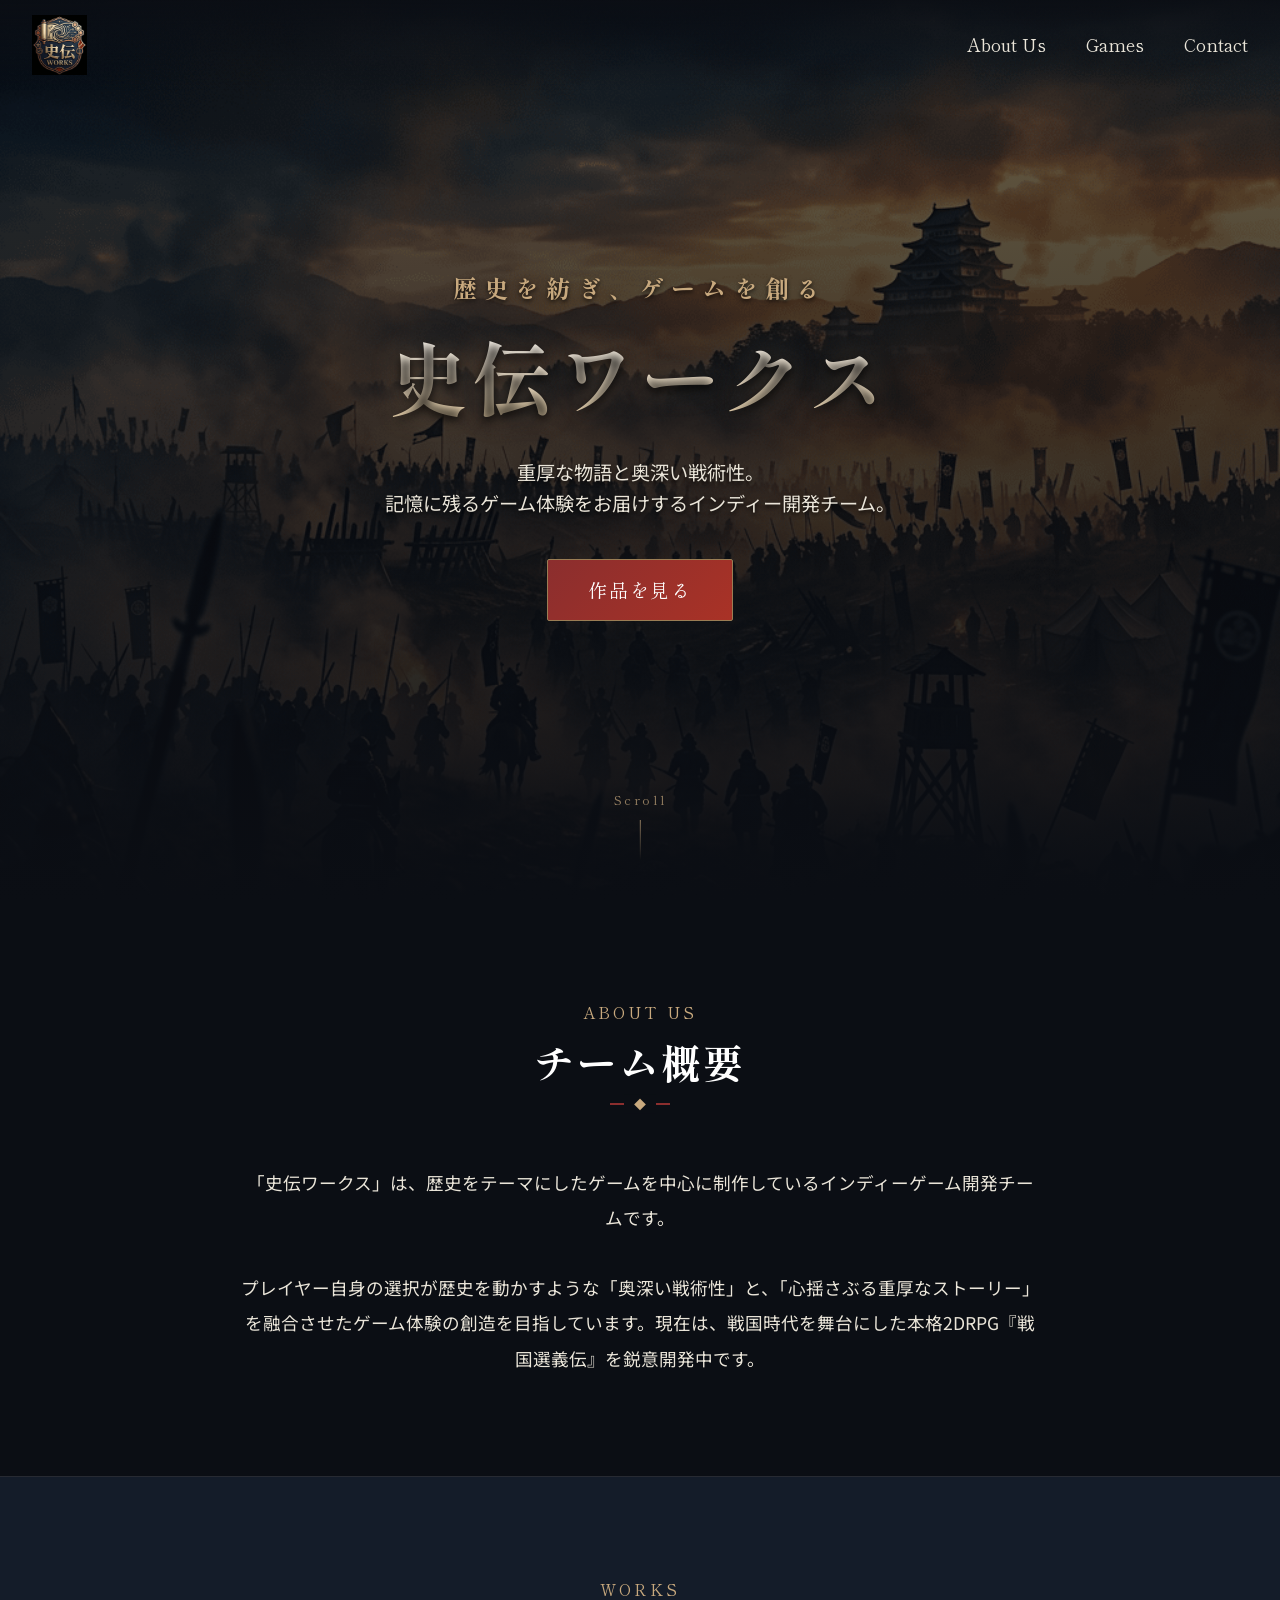
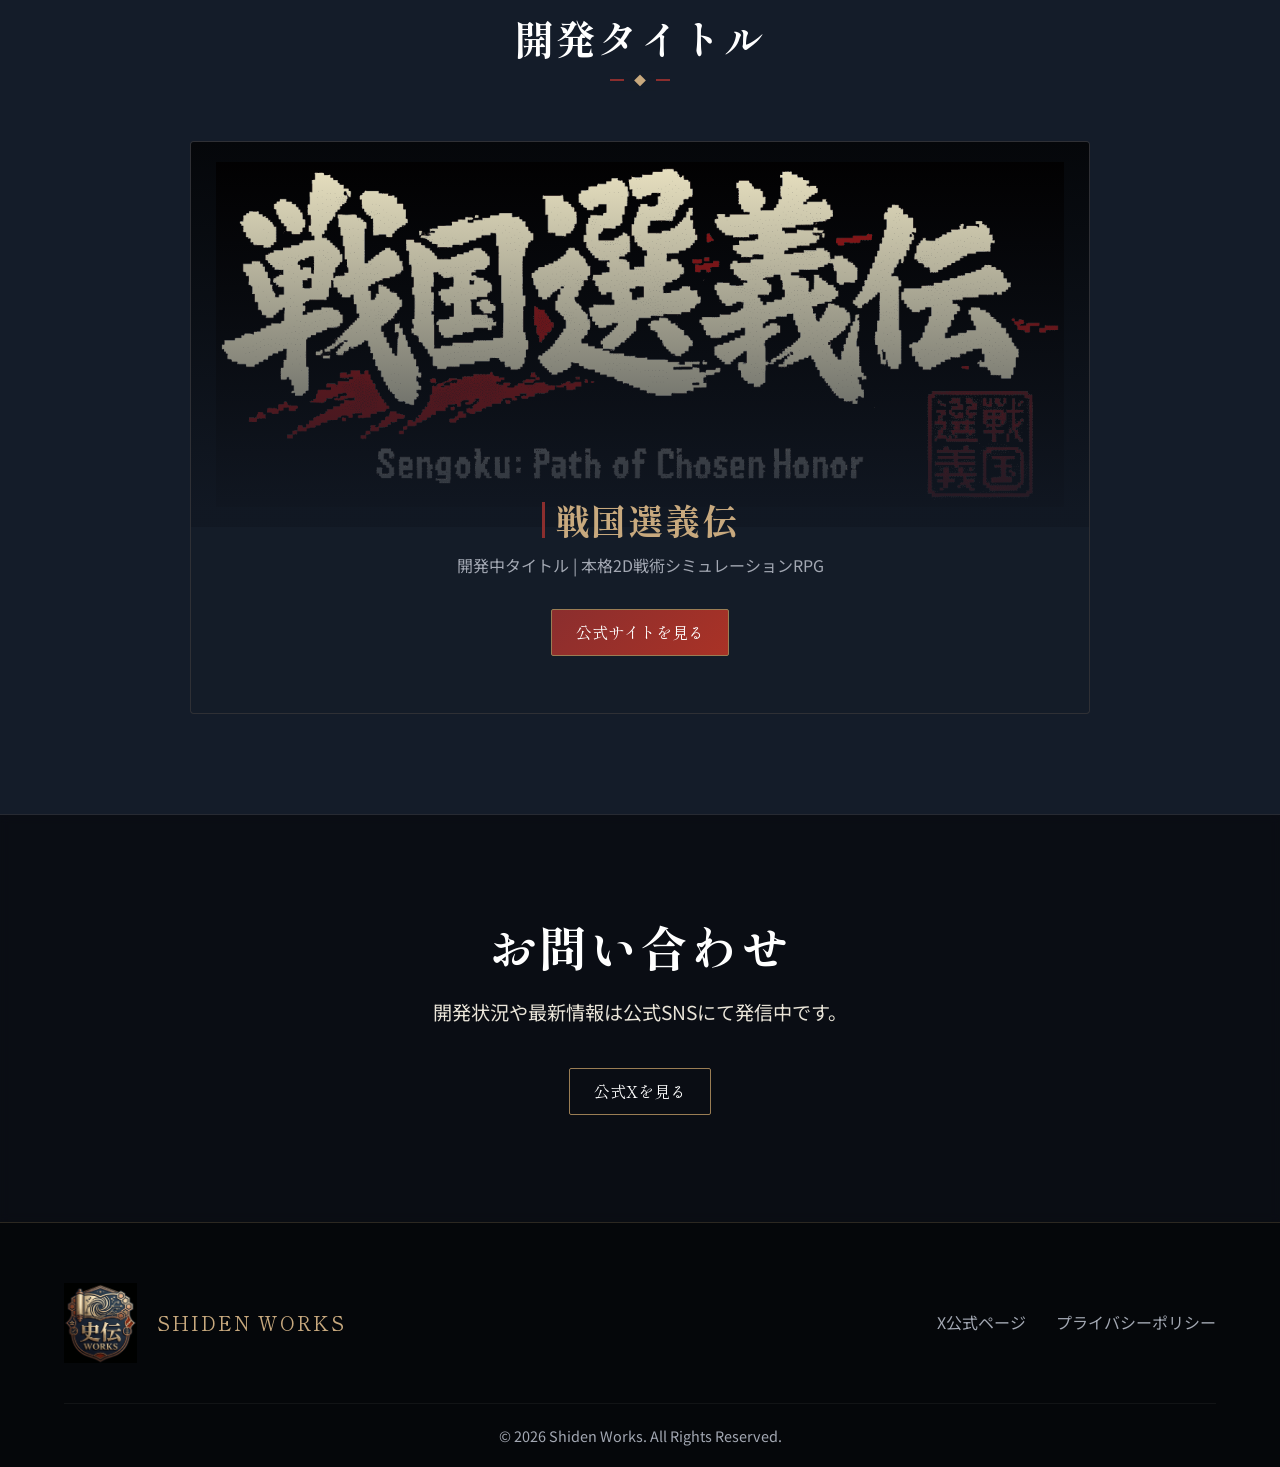
<file: index.html>
<!DOCTYPE html>
<html lang="ja">

<head>
    <meta charset="UTF-8">
    <meta name="viewport" content="width=device-width, initial-scale=1.0">
    <title>史伝ワークス | Shiden Works Official</title>
    <meta name="description" content="インディーゲーム開発チーム「史伝ワークス」の公式ポータルサイト。現在「戦国選義伝」を鋭意制作中。">
    <link rel="canonical" href="https://www.shidenworks.com/">
    
    <!-- Open Graph Protocol (OGP) -->
    <meta property="og:site_name" content="史伝ワークス">
    <meta property="og:title" content="史伝ワークス | Shiden Works Official">
    <meta property="og:description" content="インディーゲーム開発チーム「史伝ワークス」の公式ポータルサイト。現在「戦国選義伝」を鋭意制作中。">
    <meta property="og:type" content="website">
    <meta property="og:url" content="https://www.shidenworks.com/">
    <meta property="og:image" content="https://www.shidenworks.com/assets/logo.png">
    
    <!-- Twitter Cards -->
    <meta name="twitter:card" content="summary_large_image">
    <meta name="twitter:site" content="@ShidenWorks">
    <meta name="twitter:title" content="史伝ワークス | Shiden Works Official">
    <meta name="twitter:description" content="インディーゲーム開発チーム「史伝ワークス」の公式ポータルサイト。現在「戦国選義伝」を鋭意制作中。">
    <meta name="twitter:image" content="https://www.shidenworks.com/assets/logo.png">
    
    <!-- Structured Data (JSON-LD) -->
    <script type="application/ld+json">
    {
      "@context": "https://schema.org",
      "@type": "Organization",
      "name": "史伝ワークス",
      "alternateName": "Shiden Works",
      "url": "https://www.shidenworks.com/",
      "logo": "https://www.shidenworks.com/assets/logo.png",
      "sameAs": [
        "https://x.com/ShidenWorks"
      ]
    }
    </script>
    
    <link rel="preconnect" href="https://fonts.googleapis.com">
    <link rel="preconnect" href="https://fonts.gstatic.com" crossorigin>
    <link
        href="https://fonts.googleapis.com/css2?family=Shippori+Mincho:wght@400;500;700;800&family=Noto+Sans+JP:wght@300;400;700&display=swap"
        rel="stylesheet">
    <link rel="stylesheet" href="index.css">
    <link rel="icon" type="image/png" href="assets/logo.png">
</head>

<body>
    <div id="loader" class="loader-overlay">
        <div class="loader-content">
            <span class="loader-text">史伝ワークス</span>
        </div>
    </div>

    <header class="main-header">
        <div class="header-container">
            <div class="logo">
                <a href="#home">
                    <img src="assets/logo.png" alt="史伝ワークス ロゴ" class="logo-img">
                </a>
            </div>
            <nav class="main-nav">
                <ul>
                    <li><a href="#about">About Us</a></li>
                    <li><a href="#games">Games</a></li>
                    <li><a href="#contact">Contact</a></li>
                </ul>
            </nav>
            <button class="mobile-menu-btn" aria-label="メニューを開く">
                <span></span>
                <span></span>
                <span></span>
            </button>
        </div>
    </header>

    <main>
        <!-- ヒーローセクション -->
        <section id="home" class="hero">
            <div class="hero-background" style="background-image: url('assets/hero_bg.png'); filter: brightness(0.6);">
            </div>
            <div class="hero-content fade-in-up">
                <h2 class="hero-subtitle">歴史を紡ぎ、ゲームを創る</h2>
                <h1 class="hero-title">史伝ワークス</h1>
                <p class="hero-description">
                    重厚な物語と奥深い戦術性。<br>
                    記憶に残るゲーム体験をお届けするインディー開発チーム。
                </p>
                <a href="#games" class="btn-primary btn-large scroll-down">作品を見る</a>
            </div>
            <div class="scroll-indicator">
                <span>Scroll</span>
                <div class="arrow"></div>
            </div>
        </section>

        <!-- Aboutセクション -->
        <section id="about" class="about section-padding">
            <div class="container text-center fade-in">
                <div class="section-header">
                    <span class="section-subtitle">About Us</span>
                    <h2 class="section-title">チーム概要</h2>
                    <div class="title-decoration"></div>
                </div>
                <div style="max-width: 800px; margin: 0 auto;">
                    <p style="font-size: 1.1rem; line-height: 2;">
                        「史伝ワークス」は、歴史をテーマにしたゲームを中心に制作しているインディーゲーム開発チームです。<br><br>
                        プレイヤー自身の選択が歴史を動かすような「奥深い戦術性」と、「心揺さぶる重厚なストーリー」を融合させたゲーム体験の創造を目指しています。現在は、戦国時代を舞台にした本格2DRPG『戦国選義伝』を鋭意開発中です。
                    </p>
                </div>
            </div>
        </section>

        <!-- Gamesセクション -->
        <section id="games" class="features section-padding dark-bg">
            <div class="container">
                <div class="section-header fade-in">
                    <span class="section-subtitle">Works</span>
                    <h2 class="section-title">開発タイトル</h2>
                    <div class="title-decoration"></div>
                </div>

                <div class="feature-grid" style="grid-template-columns: 1fr; max-width: 900px; margin: 0 auto;">
                    <!-- 戦国選義伝 カード -->
                    <div class="feature-card fade-in-up">
                        <div class="feature-img-wrapper" style="aspect-ratio: 21/9; background-color: #05070A;">
                            <img src="assets/sengiden_logo.png" alt="戦国選義伝" style="object-fit: contain; padding: 20px;">
                            <div class="feature-overlay"
                                style="background: linear-gradient(to top, var(--color-bg-panel) 5%, transparent);">
                            </div>
                        </div>
                        <div class="feature-info text-center" style="margin-top: -60px; padding-bottom: 50px;">
                            <h3 class="feature-title"
                                style="justify-content: center; font-size: 2.2rem; margin-bottom: 10px;">戦国選義伝</h3>
                            <p class="feature-desc" style="margin-bottom: 30px;">
                                開発中タイトル | 本格2D戦術シミュレーションRPG
                            </p>
                            <a href="sengiden/index.html" class="btn-primary">公式サイトを見る</a>
                        </div>
                    </div>
                </div>
            </div>
        </section>

        <!-- Contact / CTA -->
        <section id="contact" class="cta section-padding">
            <div class="container text-center fade-in">
                <h2 class="cta-title">お問い合わせ</h2>
                <p class="cta-desc">開発状況や最新情報は公式SNSにて発信中です。</p>
                <div class="cta-buttons">
                    <a href="https://x.com/ShidenWorks" target="_blank" rel="noopener noreferrer" class="btn-primary"
                        style="background: transparent; display: inline-block;">公式Xを見る</a>
                </div>
            </div>
        </section>
    </main>

    <!-- フッター -->
    <footer class="main-footer">
        <div class="container">
            <div class="footer-content">
                <div class="footer-logo">
                    <img src="assets/logo.png" alt="史伝ワークス ロゴ" style="max-height: 80px;">
                    <p class="footer-company">SHIDEN WORKS</p>
                </div>
                <div class="footer-links">
                    <ul>
                        <li><a href="https://x.com/ShidenWorks" target="_blank" rel="noopener noreferrer">X公式ページ</a>
                        </li>
                        <li style="display: none;"><a href="contact.html">お問い合わせ</a></li>
                        <li><a href="privacy.html">プライバシーポリシー</a></li>
                    </ul>
                </div>
            </div>
            <div class="footer-bottom">
                <p>&copy; 2026 Shiden Works. All Rights Reserved.</p>
            </div>
        </div>
    </footer>

    <script src="script.js"></script>
</body>

</html>
</file>
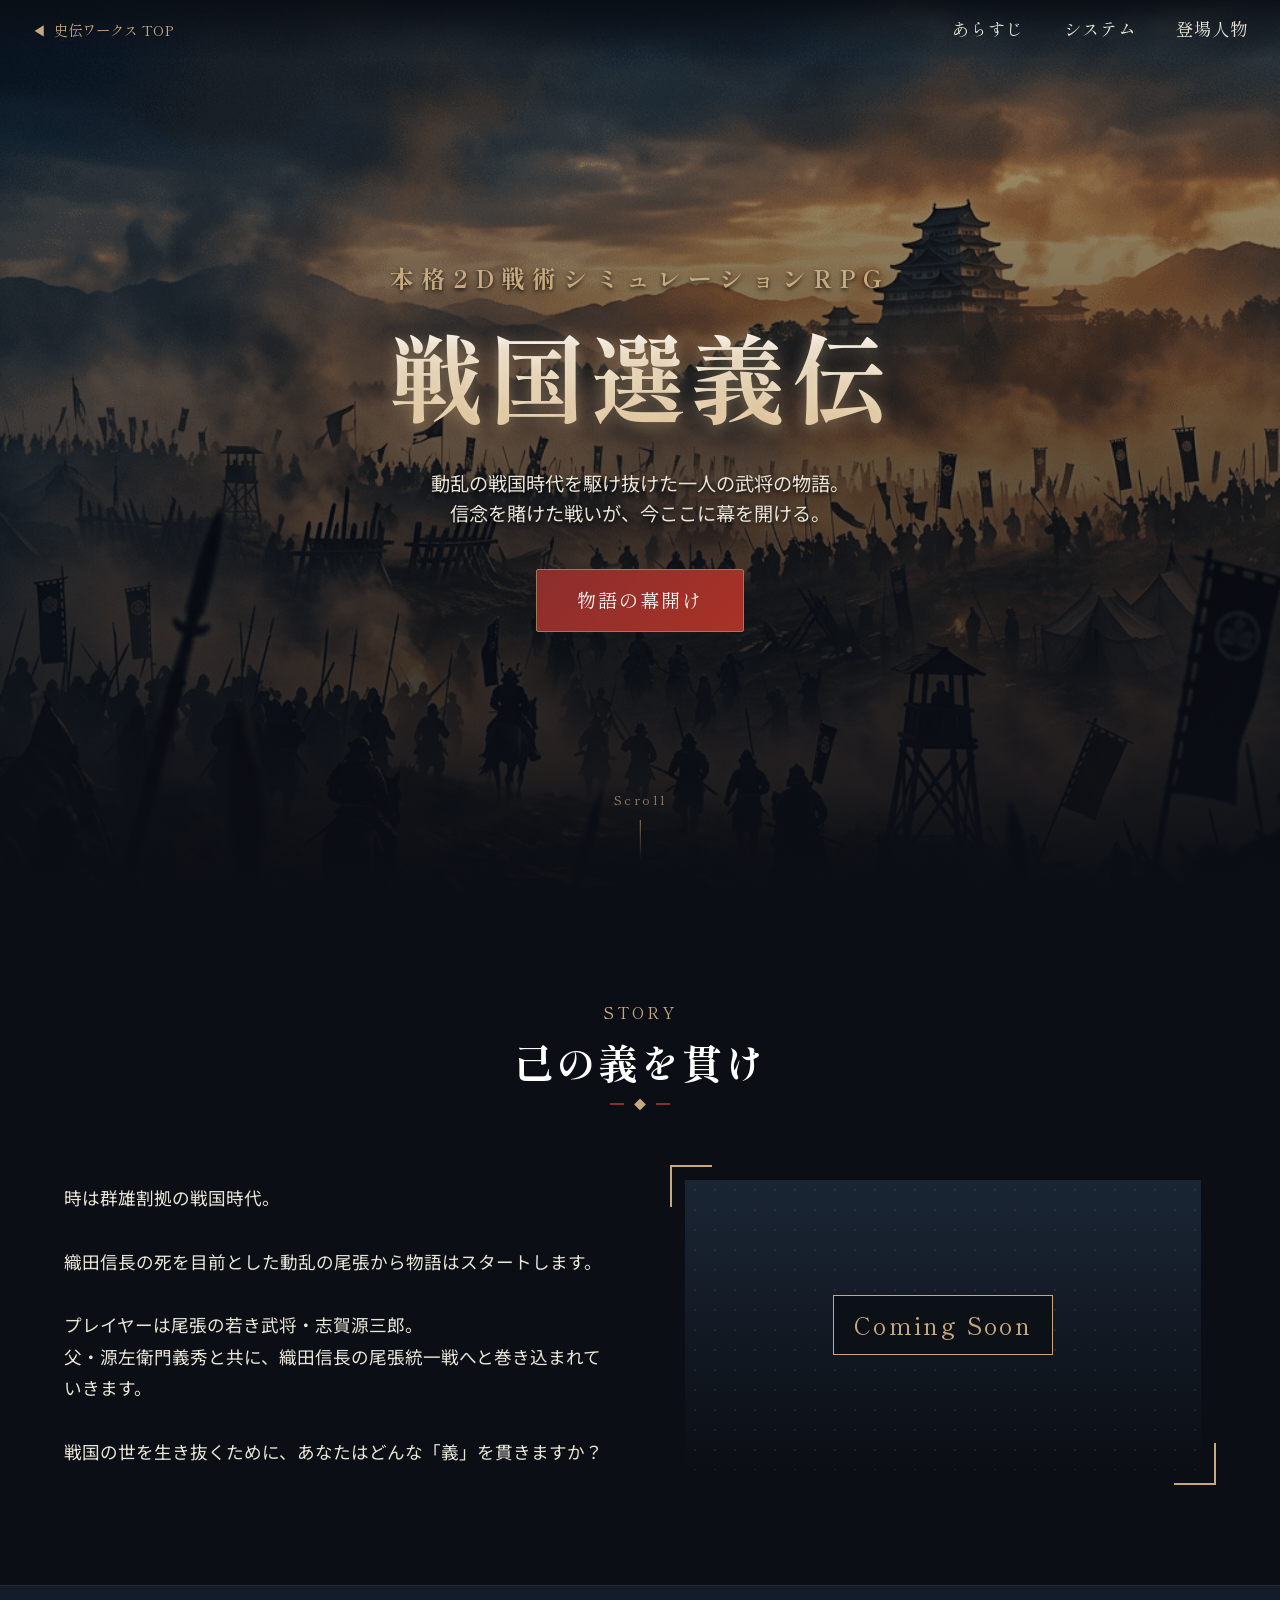
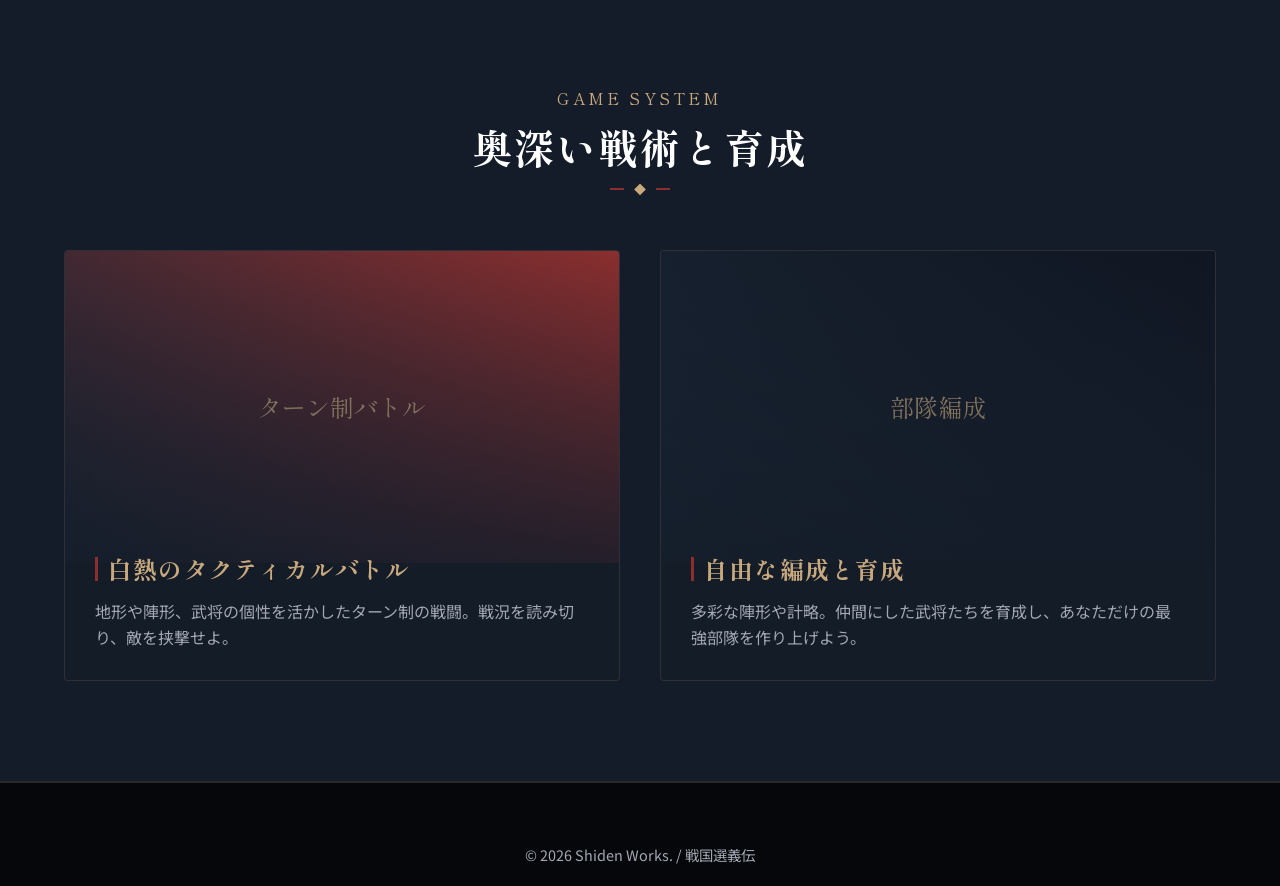
<file: sengiden/index.html>
<!DOCTYPE html>
<html lang="ja">

<head>
    <meta charset="UTF-8">
    <meta name="viewport" content="width=device-width, initial-scale=1.0">
    <title>戦国選義伝 | 史伝ワークス</title>
    <meta name="description" content="本格2D戦術シミュレーションRPG「戦国選義伝」の公式サイト。">
    <link rel="canonical" href="https://www.shidenworks.com/sengiden/">
    
    <!-- Open Graph Protocol (OGP) -->
    <meta property="og:site_name" content="史伝ワークス">
    <meta property="og:title" content="戦国選義伝 | 史伝ワークス">
    <meta property="og:description" content="本格2D戦術シミュレーションRPG「戦国選義伝」の公式サイト。">
    <meta property="og:type" content="website">
    <meta property="og:url" content="https://www.shidenworks.com/sengiden/">
    <meta property="og:image" content="https://www.shidenworks.com/assets/sengiden_logo.png">
    
    <!-- Twitter Cards -->
    <meta name="twitter:card" content="summary_large_image">
    <meta name="twitter:site" content="@ShidenWorks">
    <meta name="twitter:title" content="戦国選義伝 | 史伝ワークス">
    <meta name="twitter:description" content="本格2D戦術シミュレーションRPG「戦国選義伝」の公式サイト。">
    <meta name="twitter:image" content="https://www.shidenworks.com/assets/sengiden_logo.png">
    
    <!-- Structured Data (JSON-LD) -->
    <script type="application/ld+json">
    {
      "@context": "https://schema.org",
      "@type": "VideoGame",
      "name": "戦国選義伝",
      "description": "本格2D戦術シミュレーションRPG。動乱の戦国時代を駆け抜けた一人の武将の物語。信念を賭けた戦いが、今ここに幕を開ける。",
      "genre": "Tactical RPG",
      "publisher": {
        "@type": "Organization",
        "name": "史伝ワークス",
        "url": "https://www.shidenworks.com/"
      },
      "image": "https://www.shidenworks.com/assets/sengiden_logo.png"
    }
    </script>
    
    <link rel="preconnect" href="https://fonts.googleapis.com">
    <link rel="preconnect" href="https://fonts.gstatic.com" crossorigin>
    <link
        href="https://fonts.googleapis.com/css2?family=Shippori+Mincho:wght@400;500;700;800&family=Noto+Sans+JP:wght@300;400;700&display=swap"
        rel="stylesheet">
    <link rel="stylesheet" href="../index.css">
    <link rel="icon" type="image/png" href="../assets/logo.png">
</head>

<body>
    <div id="loader" class="loader-overlay">
        <div class="loader-content">
            <span class="loader-text">戦国選義伝</span>
        </div>
    </div>

    <!-- ゲーム用特別ヘッダー -->
    <header class="main-header">
        <div class="header-container">
            <div class="logo">
                <!-- チームポータルへ戻るリンク -->
                <a href="../index.html"
                    style="font-size: 0.9rem; color: var(--color-gold); font-family: var(--font-heading); display: flex; align-items: center; gap: 8px;">
                    <span>◀</span> 史伝ワークス TOP
                </a>
            </div>
            <nav class="main-nav">
                <ul>
                    <li><a href="#about">あらすじ</a></li>
                    <li><a href="#system">システム</a></li>
                    <li><a href="characters.html">登場人物</a></li>
                </ul>
            </nav>
            <button class="mobile-menu-btn" aria-label="メニューを開く">
                <span></span>
                <span></span>
                <span></span>
            </button>
        </div>
    </header>

    <main>
        <!-- ヒーローセクション (ゲーム専用) -->
        <section id="home" class="hero">
            <div class="hero-background" style="background-image: url('../assets/hero_bg.png');"></div>
            <div class="hero-content fade-in-up">
                <h2 class="hero-subtitle">本格2D戦術シミュレーションRPG</h2>
                <h1 class="hero-title" style="font-size: 6rem; text-shadow: 0 4px 15px rgba(200, 169, 126, 0.5);">戦国選義伝
                </h1>
                <p class="hero-description">
                    動乱の戦国時代を駆け抜けた一人の武将の物語。<br>
                    信念を賭けた戦いが、今ここに幕を開ける。
                </p>
                <a href="#about" class="btn-primary btn-large scroll-down">物語の幕開け</a>
            </div>
            <div class="scroll-indicator">
                <span>Scroll</span>
                <div class="arrow"></div>
            </div>
        </section>

        <!-- Aboutセクション -->
        <section id="about" class="about section-padding">
            <div class="container">
                <div class="section-header fade-in">
                    <span class="section-subtitle">Story</span>
                    <h2 class="section-title">己の義を貫け</h2>
                    <div class="title-decoration"></div>
                </div>
                <div class="about-content">
                    <div class="about-text fade-in-left">
                        <p>
                            時は群雄割拠の戦国時代。<br><br>
                            織田信長の死を目前とした動乱の尾張から物語はスタートします。<br><br>
                            プレイヤーは尾張の若き武将・志賀源三郎。<br>
                            父・源左衛門義秀と共に、織田信長の尾張統一戦へと巻き込まれていきます。<br><br>
                            戦国の世を生き抜くために、あなたはどんな「義」を貫きますか？
                        </p>
                    </div>
                    <div class="about-image fade-in-right">
                        <div class="image-frame">
                            <div class="placeholder-img" style="aspect-ratio: 16/9; background: linear-gradient(180deg, #1A2534, #0B0E14); position: relative; display: flex; align-items: center; justify-content: center;">
                                <div style="position: absolute; top: 0; left: 0; width: 100%; height: 100%; opacity: 0.1; background-image: radial-gradient(circle, #C8A97E 1px, transparent 1px); background-size: 20px 20px;"></div>
                                <span style="color: var(--color-gold); font-family: var(--font-heading); font-size: 1.5rem; letter-spacing: 0.1em; z-index: 1; border: 1px solid var(--color-gold); padding: 10px 20px; background-color: rgba(11, 14, 20, 0.8);">Coming Soon</span>
                            </div>
                        </div>
                    </div>
                </div>
            </div>
        </section>

        <!-- Systemセクション -->
        <section id="system" class="features section-padding dark-bg">
            <div class="container">
                <div class="section-header fade-in">
                    <span class="section-subtitle">Game System</span>
                    <h2 class="section-title">奥深い戦術と育成</h2>
                    <div class="title-decoration"></div>
                </div>

                <div class="feature-grid">
                    <div class="feature-card fade-in-up">
                        <div class="feature-img-wrapper">
                            <div class="placeholder-img" style="background: linear-gradient(45deg, #1A2534, #8B2E2E);">
                                <span style="color: #C8A97E; font-family: var(--font-heading);">ターン制バトル</span>
                            </div>
                            <div class="feature-overlay"></div>
                        </div>
                        <div class="feature-info">
                            <h3 class="feature-title">白熱のタクティカルバトル</h3>
                            <p class="feature-desc">
                                地形や陣形、武将の個性を活かしたターン制の戦闘。戦況を読み切り、敵を挟撃せよ。
                            </p>
                        </div>
                    </div>

                    <div class="feature-card fade-in-up" style="transition-delay: 0.2s;">
                        <div class="feature-img-wrapper">
                            <div class="placeholder-img" style="background: linear-gradient(45deg, #1A2534, #101622);">
                                <span style="color: #C8A97E; font-family: var(--font-heading);">部隊編成</span>
                            </div>
                            <div class="feature-overlay"></div>
                        </div>
                        <div class="feature-info">
                            <h3 class="feature-title">自由な編成と育成</h3>
                            <p class="feature-desc">
                                多彩な陣形や計略。仲間にした武将たちを育成し、あなただけの最強部隊を作り上げよう。
                            </p>
                        </div>
                    </div>
                </div>
            </div>
        </section>
    </main>

    <footer class="main-footer">
        <div class="container">
            <div class="footer-bottom" style="border-top: none; padding-top: 0;">
                <p>&copy; 2026 Shiden Works. / 戦国選義伝</p>
            </div>
        </div>
    </footer>

    <script src="../script.js"></script>
</body>

</html>
</file>
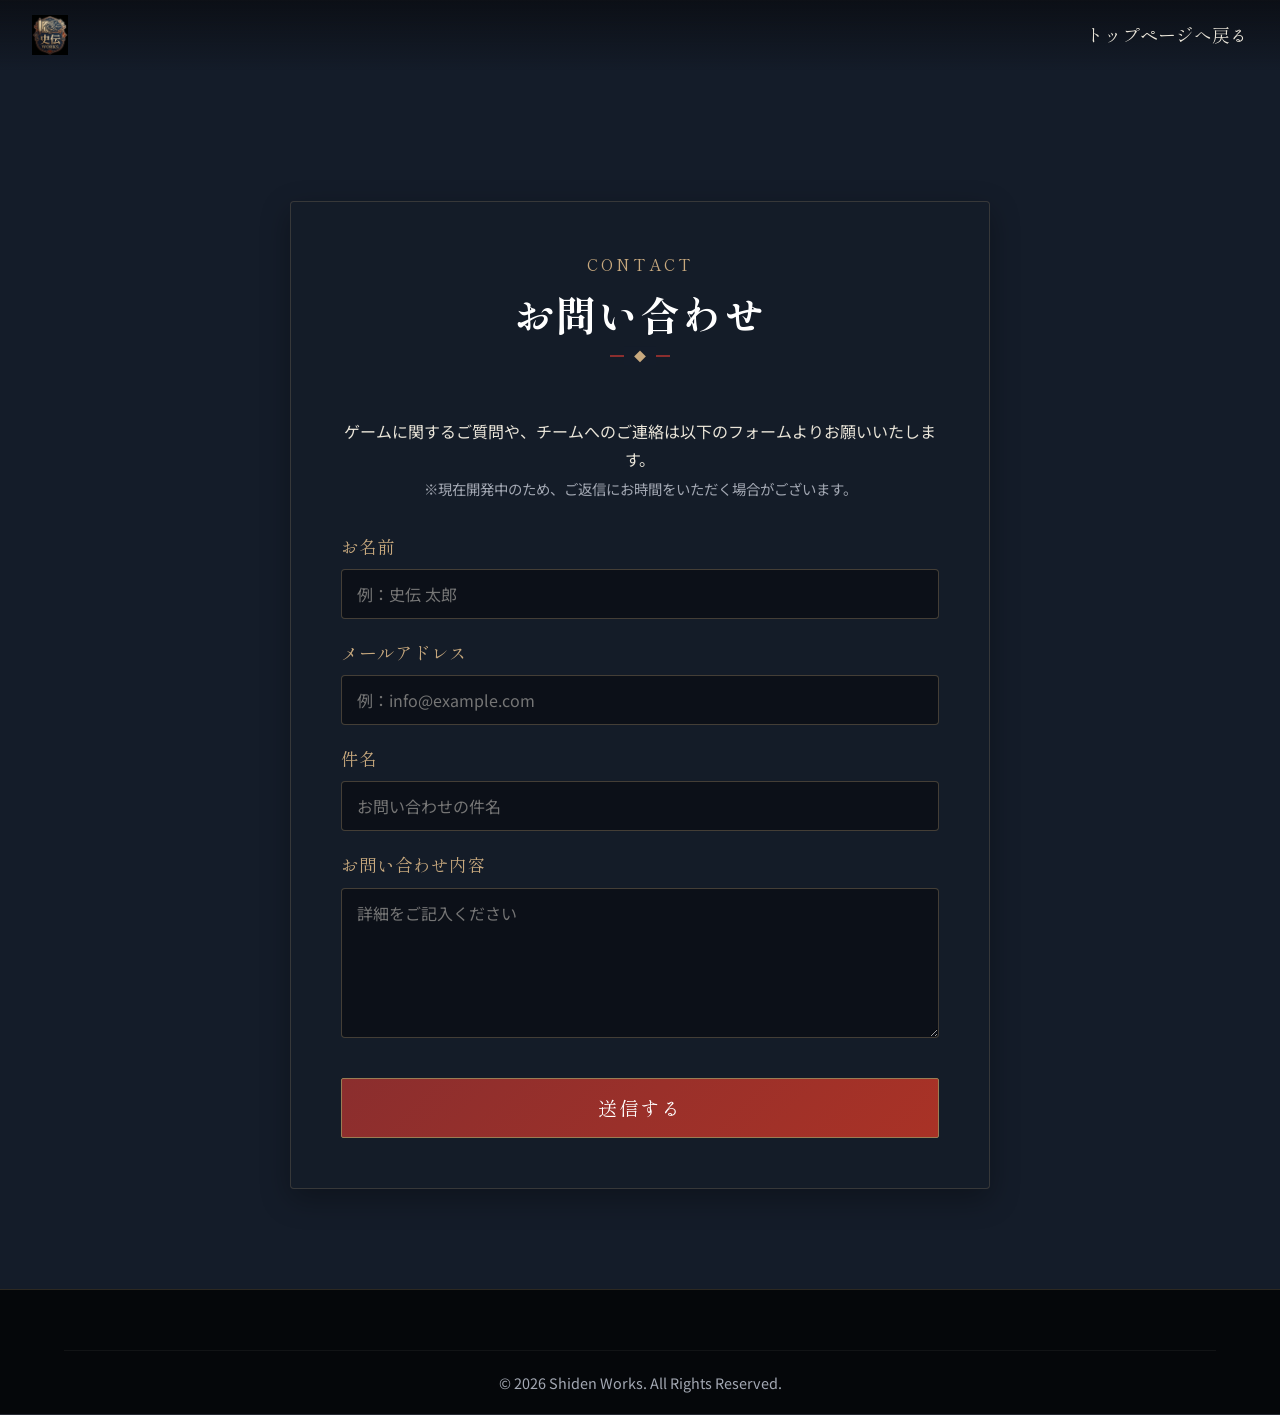
<file: contact.html>
<!DOCTYPE html>
<html lang="ja">
<head>
    <meta charset="UTF-8">
    <meta name="viewport" content="width=device-width, initial-scale=1.0">
    <title>お問い合わせ | 史伝ワークス</title>
    <meta name="description" content="史伝ワークスへのお問い合わせはこちらから。">
    <link rel="preconnect" href="https://fonts.googleapis.com">
    <link rel="preconnect" href="https://fonts.gstatic.com" crossorigin>
    <link href="https://fonts.googleapis.com/css2?family=Shippori+Mincho:wght@400;500;700;800&family=Noto+Sans+JP:wght@300;400;700&display=swap" rel="stylesheet">
    <link rel="stylesheet" href="index.css">
    <style>
        .contact-form {
            display: flex;
            flex-direction: column;
            gap: 20px;
            margin-top: 30px;
        }
        .form-group {
            display: flex;
            flex-direction: column;
            gap: 8px;
            text-align: left;
        }
        .form-group label {
            color: var(--color-gold);
            font-family: var(--font-heading);
            font-size: 1.1rem;
        }
        .form-group input, .form-group textarea {
            padding: 12px 15px;
            background: rgba(11, 14, 20, 0.8);
            border: 1px solid rgba(200, 169, 126, 0.3);
            border-radius: 4px;
            color: #fff;
            font-size: 1rem;
            font-family: var(--font-body);
            transition: border-color 0.3s;
        }
        .form-group input:focus, .form-group textarea:focus {
            outline: none;
            border-color: var(--color-gold-light);
            box-shadow: 0 0 10px rgba(200, 169, 126, 0.2);
        }
        .form-group textarea {
            resize: vertical;
            min-height: 150px;
        }
    </style>
    <link rel="icon" type="image/png" href="assets/logo.png">
</head>
<body class="dark-bg">
    <div id="loader" class="loader-overlay">
        <div class="loader-content">
            <span class="loader-text">お問い合わせ</span>
        </div>
    </div>

    <!-- ヘッダー -->
    <header class="main-header scrolled">
        <div class="header-container">
            <div class="logo">
                <a href="index.html" style="font-size: 1.2rem; color: #fff; font-family: var(--font-heading); display: flex; align-items: center; gap: 10px;">
                    <img src="assets/logo.png" alt="史伝ワークス" style="height: 40px;">
                    <span style="display: none;">史伝ワークス</span>
                </a>
            </div>
            <nav class="main-nav">
                <ul>
                    <li><a href="index.html">トップページへ戻る</a></li>
                </ul>
            </nav>
            <button class="mobile-menu-btn" aria-label="メニューを開く">
                <span></span>
                <span></span>
                <span></span>
            </button>
        </div>
    </header>

    <main style="padding-top: 100px;">
        <section class="section-padding">
            <div class="container" style="max-width: 700px; background: rgba(20, 28, 41, 0.5); padding: 50px; border: 1px solid rgba(200, 169, 126, 0.2); border-radius: 4px; box-shadow: 0 10px 30px rgba(0,0,0,0.3); text-align: center;">
                <div class="section-header fade-in">
                    <span class="section-subtitle">Contact</span>
                    <h2 class="section-title">お問い合わせ</h2>
                    <div class="title-decoration"></div>
                </div>

                <div class="fade-in-up">
                    <p style="margin-bottom: 30px; color: var(--color-text-main); line-height: 1.8;">
                        ゲームに関するご質問や、チームへのご連絡は以下のフォームよりお願いいたします。<br>
                        <span style="font-size: 0.9rem; color: var(--color-text-muted);">※現在開発中のため、ご返信にお時間をいただく場合がございます。</span>
                    </p>

                    <!-- お問い合わせフォームのUI -->
                    <!-- ※実際のメール送信には、PHP等のバックエンド実装や、Formspree等の外部サービスを利用する必要があります -->
                    <form class="contact-form" onsubmit="alert('※現在はデモ用のUIです。\n実際のメール送信機能（バックエンド）の実装が必要です。'); return false;">
                        <div class="form-group">
                            <label for="name">お名前</label>
                            <input type="text" id="name" name="name" required placeholder="例：史伝 太郎">
                        </div>
                        <div class="form-group">
                            <label for="email">メールアドレス</label>
                            <input type="email" id="email" name="email" required placeholder="例：info@example.com">
                        </div>
                        <div class="form-group">
                            <label for="subject">件名</label>
                            <input type="text" id="subject" name="subject" required placeholder="お問い合わせの件名">
                        </div>
                        <div class="form-group">
                            <label for="message">お問い合わせ内容</label>
                            <textarea id="message" name="message" required placeholder="詳細をご記入ください"></textarea>
                        </div>
                        <div style="margin-top: 20px;">
                            <button type="submit" class="btn-primary btn-large" style="width: 100%;">送信する</button>
                        </div>
                    </form>
                </div>
            </div>
        </section>
    </main>

    <!-- フッター -->
    <footer class="main-footer">
        <div class="container">
            <div class="footer-bottom">
                <p>&copy; 2026 Shiden Works. All Rights Reserved.</p>
            </div>
        </div>
    </footer>

    <script src="script.js"></script>
</body>
</html>
</file>
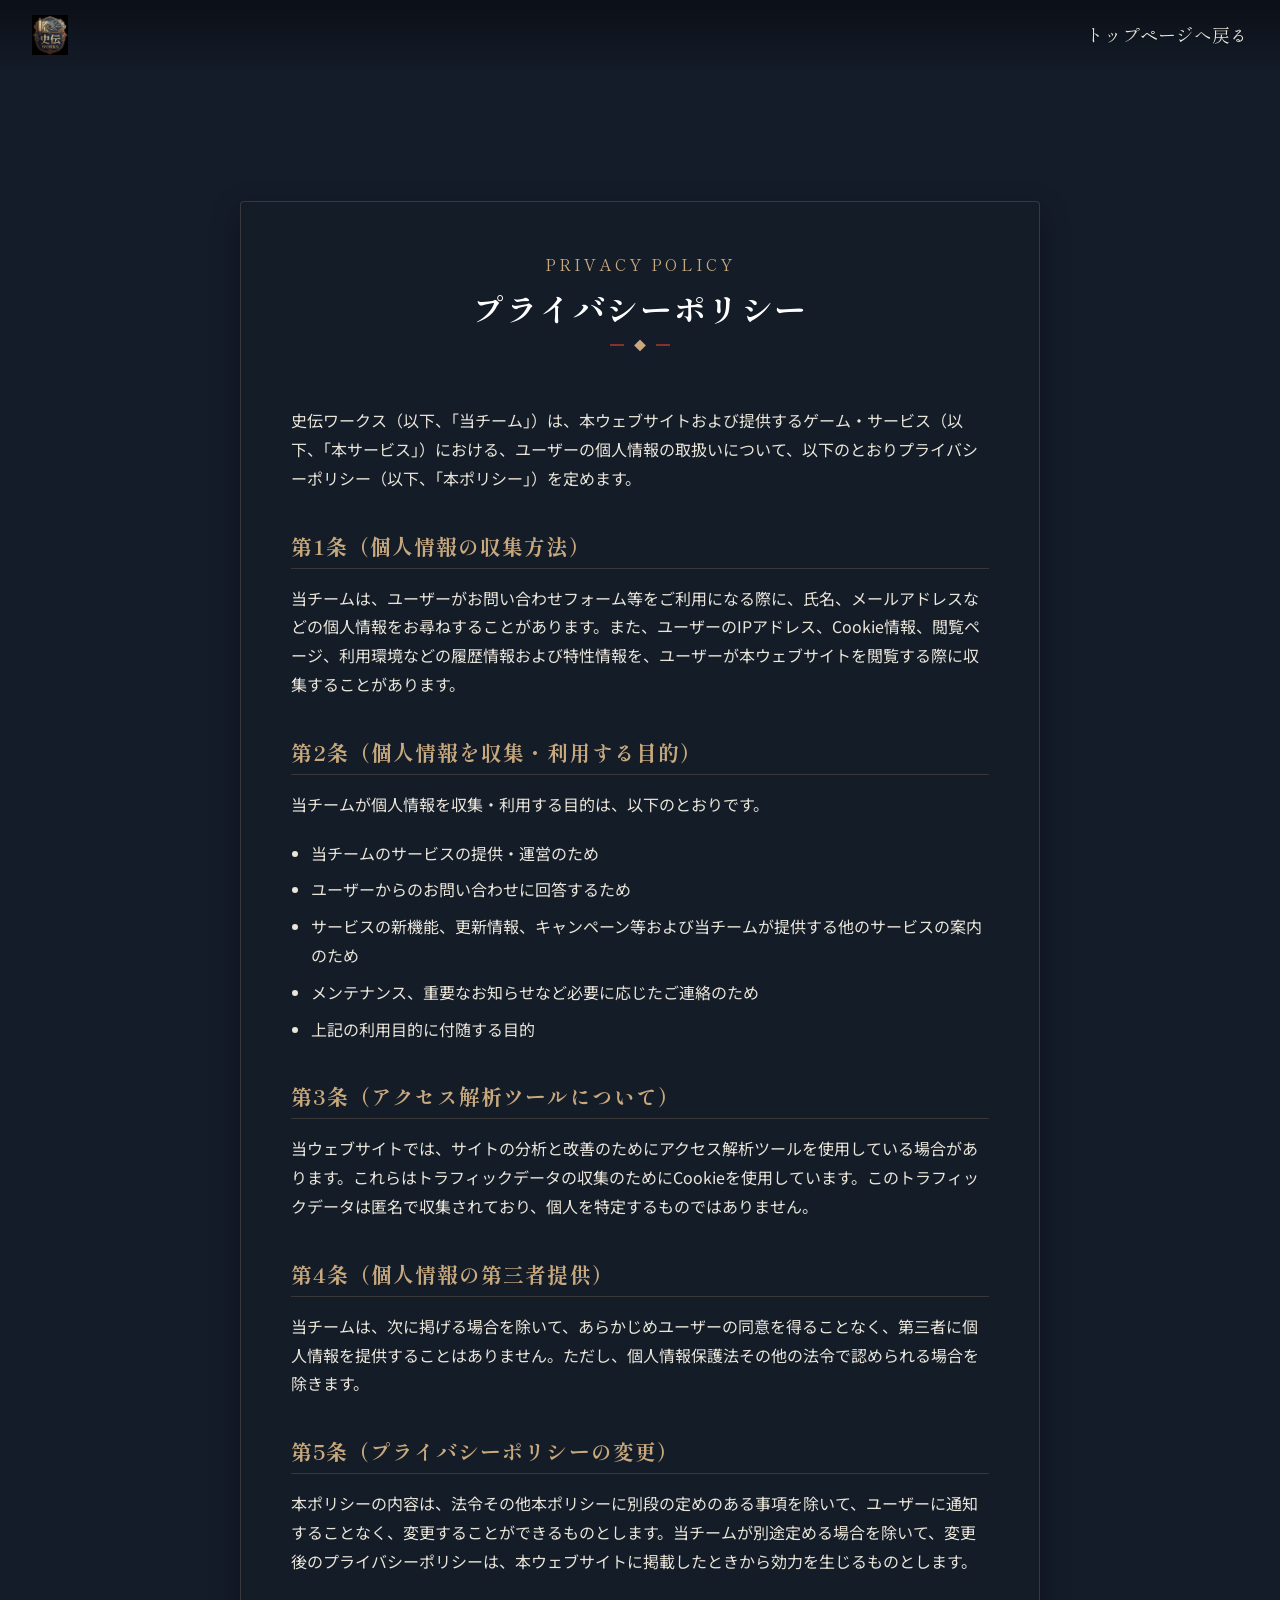
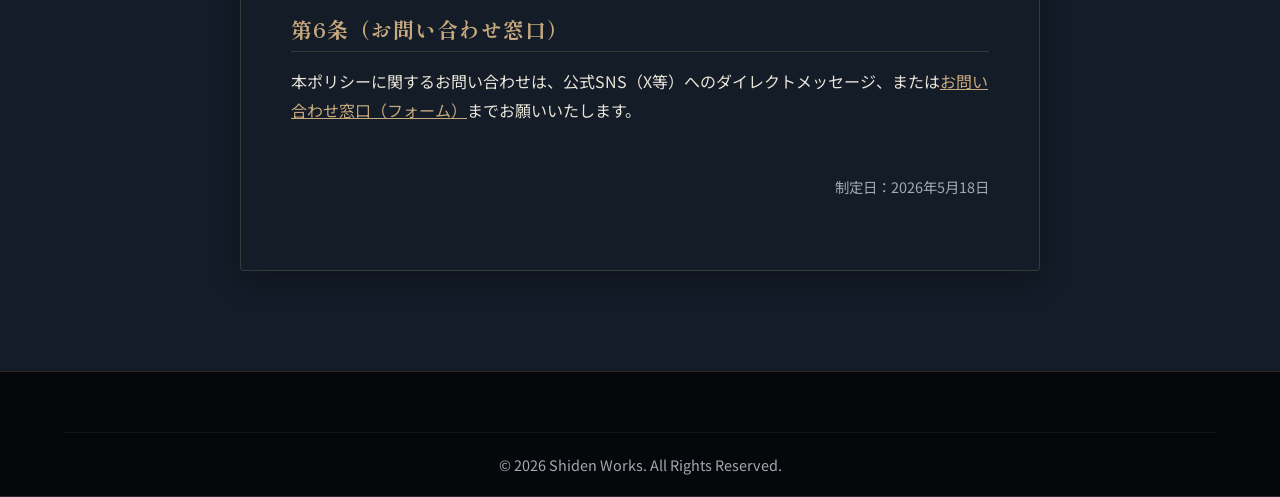
<file: privacy.html>
<!DOCTYPE html>
<html lang="ja">
<head>
    <meta charset="UTF-8">
    <meta name="viewport" content="width=device-width, initial-scale=1.0">
    <title>プライバシーポリシー | 史伝ワークス</title>
    <meta name="description" content="史伝ワークスのプライバシーポリシー">
    <link rel="canonical" href="https://www.shidenworks.com/privacy.html">
    
    <!-- Open Graph Protocol (OGP) -->
    <meta property="og:site_name" content="史伝ワークス">
    <meta property="og:title" content="プライバシーポリシー | 史伝ワークス">
    <meta property="og:description" content="史伝ワークスのプライバシーポリシー。">
    <meta property="og:type" content="article">
    <meta property="og:url" content="https://www.shidenworks.com/privacy.html">
    <meta property="og:image" content="https://www.shidenworks.com/assets/logo.png">
    
    <!-- Twitter Cards -->
    <meta name="twitter:card" content="summary_large_image">
    <meta name="twitter:site" content="@ShidenWorks">
    <meta name="twitter:title" content="プライバシーポリシー | 史伝ワークス">
    <meta name="twitter:description" content="史伝ワークスのプライバシーポリシー。">
    <meta name="twitter:image" content="https://www.shidenworks.com/assets/logo.png">
    
    <link rel="preconnect" href="https://fonts.googleapis.com">
    <link rel="preconnect" href="https://fonts.gstatic.com" crossorigin>
    <link href="https://fonts.googleapis.com/css2?family=Shippori+Mincho:wght@400;500;700;800&family=Noto+Sans+JP:wght@300;400;700&display=swap" rel="stylesheet">
    <link rel="stylesheet" href="index.css">
    <style>
        .privacy-content h3 {
            color: var(--color-gold);
            margin-top: 40px;
            margin-bottom: 15px;
            font-size: 1.3rem;
            border-bottom: 1px solid rgba(200, 169, 126, 0.2);
            padding-bottom: 8px;
        }
        .privacy-content p, .privacy-content ul {
            margin-bottom: 20px;
            line-height: 1.8;
            font-size: 1rem;
        }
        .privacy-content ul {
            padding-left: 20px;
            list-style-type: disc;
        }
        .privacy-content li {
            margin-bottom: 8px;
        }
    </style>
    <link rel="icon" type="image/png" href="assets/logo.png">
</head>
<body class="dark-bg">
    <!-- ヘッダー -->
    <header class="main-header scrolled">
        <div class="header-container">
            <div class="logo">
                <a href="index.html" style="font-size: 1.2rem; color: #fff; font-family: var(--font-heading); display: flex; align-items: center; gap: 10px;">
                    <img src="assets/logo.png" alt="史伝ワークス" style="height: 40px;">
                    <span style="display: none;">史伝ワークス</span>
                </a>
            </div>
            <nav class="main-nav">
                <ul>
                    <li><a href="index.html">トップページへ戻る</a></li>
                </ul>
            </nav>
            <button class="mobile-menu-btn" aria-label="メニューを開く">
                <span></span>
                <span></span>
                <span></span>
            </button>
        </div>
    </header>

    <main style="padding-top: 100px;">
        <section class="section-padding">
            <div class="container" style="max-width: 800px; background: rgba(20, 28, 41, 0.5); padding: 50px; border: 1px solid rgba(200, 169, 126, 0.2); border-radius: 4px; box-shadow: 0 10px 30px rgba(0,0,0,0.3);">
                <div class="section-header fade-in">
                    <span class="section-subtitle">Privacy Policy</span>
                    <h1 class="section-title" style="font-size: 2rem;">プライバシーポリシー</h1>
                    <div class="title-decoration"></div>
                </div>

                <div class="privacy-content fade-in-up">
                    <p>史伝ワークス（以下、「当チーム」）は、本ウェブサイトおよび提供するゲーム・サービス（以下、「本サービス」）における、ユーザーの個人情報の取扱いについて、以下のとおりプライバシーポリシー（以下、「本ポリシー」）を定めます。</p>

                    <h3>第1条（個人情報の収集方法）</h3>
                    <p>当チームは、ユーザーがお問い合わせフォーム等をご利用になる際に、氏名、メールアドレスなどの個人情報をお尋ねすることがあります。また、ユーザーのIPアドレス、Cookie情報、閲覧ページ、利用環境などの履歴情報および特性情報を、ユーザーが本ウェブサイトを閲覧する際に収集することがあります。</p>

                    <h3>第2条（個人情報を収集・利用する目的）</h3>
                    <p>当チームが個人情報を収集・利用する目的は、以下のとおりです。</p>
                    <ul>
                        <li>当チームのサービスの提供・運営のため</li>
                        <li>ユーザーからのお問い合わせに回答するため</li>
                        <li>サービスの新機能、更新情報、キャンペーン等および当チームが提供する他のサービスの案内のため</li>
                        <li>メンテナンス、重要なお知らせなど必要に応じたご連絡のため</li>
                        <li>上記の利用目的に付随する目的</li>
                    </ul>

                    <h3>第3条（アクセス解析ツールについて）</h3>
                    <p>当ウェブサイトでは、サイトの分析と改善のためにアクセス解析ツールを使用している場合があります。これらはトラフィックデータの収集のためにCookieを使用しています。このトラフィックデータは匿名で収集されており、個人を特定するものではありません。</p>

                    <h3>第4条（個人情報の第三者提供）</h3>
                    <p>当チームは、次に掲げる場合を除いて、あらかじめユーザーの同意を得ることなく、第三者に個人情報を提供することはありません。ただし、個人情報保護法その他の法令で認められる場合を除きます。</p>

                    <h3>第5条（プライバシーポリシーの変更）</h3>
                    <p>本ポリシーの内容は、法令その他本ポリシーに別段の定めのある事項を除いて、ユーザーに通知することなく、変更することができるものとします。当チームが別途定める場合を除いて、変更後のプライバシーポリシーは、本ウェブサイトに掲載したときから効力を生じるものとします。</p>

                    <h3>第6条（お問い合わせ窓口）</h3>
                    <p>本ポリシーに関するお問い合わせは、公式SNS（X等）へのダイレクトメッセージ、または<a href="contact.html" style="color: var(--color-gold); text-decoration: underline;">お問い合わせ窓口（フォーム）</a>までお願いいたします。</p>

                    <p style="text-align: right; margin-top: 50px; color: var(--color-text-muted); font-size: 0.9rem;">
                        制定日：2026年5月18日
                    </p>
                </div>
            </div>
        </section>
    </main>

    <!-- フッター -->
    <footer class="main-footer">
        <div class="container">
            <div class="footer-bottom">
                <p>&copy; 2026 Shiden Works. All Rights Reserved.</p>
            </div>
        </div>
    </footer>

    <script src="script.js"></script>
</body>
</html>
</file>
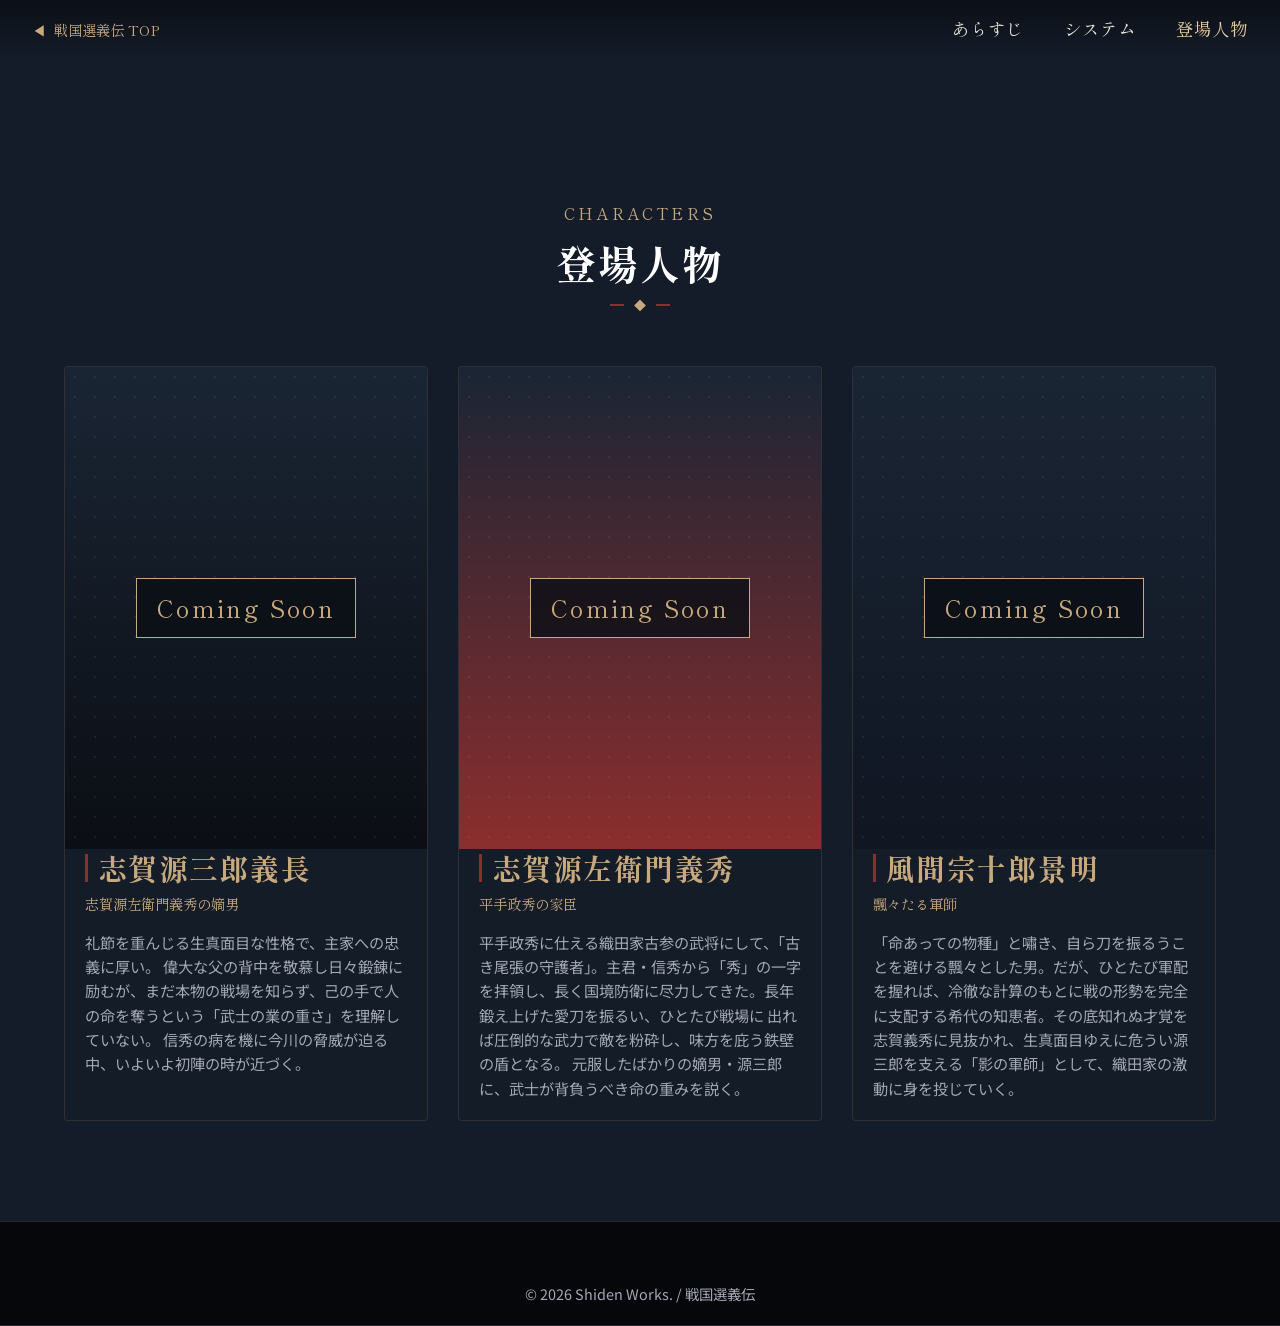
<file: sengiden/characters.html>
<!DOCTYPE html>
<html lang="ja">

<head>
    <meta charset="UTF-8">
    <meta name="viewport" content="width=device-width, initial-scale=1.0">
    <title>登場人物 | 戦国選義伝</title>
    <meta name="description" content="戦国選義伝に登場する武将・キャラクターたちの紹介。">
    <link rel="canonical" href="https://www.shidenworks.com/sengiden/characters.html">
    
    <!-- Open Graph Protocol (OGP) -->
    <meta property="og:site_name" content="史伝ワークス">
    <meta property="og:title" content="登場人物 | 戦国選義伝">
    <meta property="og:description" content="戦国選義伝に登場する武将・キャラクターたちの紹介。">
    <meta property="og:type" content="article">
    <meta property="og:url" content="https://www.shidenworks.com/sengiden/characters.html">
    <meta property="og:image" content="https://www.shidenworks.com/assets/sengiden_logo.png">
    
    <!-- Twitter Cards -->
    <meta name="twitter:card" content="summary_large_image">
    <meta name="twitter:site" content="@ShidenWorks">
    <meta name="twitter:title" content="登場人物 | 戦国選義伝">
    <meta name="twitter:description" content="戦国選義伝に登場する武将・キャラクターたちの紹介。">
    <meta name="twitter:image" content="https://www.shidenworks.com/assets/sengiden_logo.png">
    
    <link rel="preconnect" href="https://fonts.googleapis.com">
    <link rel="preconnect" href="https://fonts.gstatic.com" crossorigin>
    <link
        href="https://fonts.googleapis.com/css2?family=Shippori+Mincho:wght@400;500;700;800&family=Noto+Sans+JP:wght@300;400;700&display=swap"
        rel="stylesheet">
    <link rel="stylesheet" href="../index.css">
    <link rel="icon" type="image/png" href="../assets/logo.png">
</head>

<body class="dark-bg">
    <div id="loader" class="loader-overlay">
        <div class="loader-content">
            <span class="loader-text">登場人物</span>
        </div>
    </div>

    <!-- ヘッダー -->
    <header class="main-header scrolled">
        <div class="header-container">
            <div class="logo">
                <a href="index.html"
                    style="font-size: 0.9rem; color: var(--color-gold); font-family: var(--font-heading); display: flex; align-items: center; gap: 8px;">
                    <span>◀</span> 戦国選義伝 TOP
                </a>
            </div>
            <nav class="main-nav">
                <ul>
                    <li><a href="index.html#about">あらすじ</a></li>
                    <li><a href="index.html#system">システム</a></li>
                    <li><a href="characters.html" style="color: var(--color-gold-light);">登場人物</a></li>
                </ul>
            </nav>
            <button class="mobile-menu-btn" aria-label="メニューを開く">
                <span></span>
                <span></span>
                <span></span>
            </button>
        </div>
    </header>

    <main style="padding-top: 100px;">
        <section class="characters section-padding">
            <div class="container">
                <div class="section-header fade-in">
                    <span class="section-subtitle">Characters</span>
                    <h1 class="section-title">登場人物</h1>
                    <div class="title-decoration"></div>
                </div>

                <div class="feature-grid"
                    style="grid-template-columns: repeat(auto-fill, minmax(300px, 1fr)); gap: 30px;">
                    <!-- キャラクター 1 -->
                    <div class="feature-card fade-in-up">
                        <div class="feature-img-wrapper" style="aspect-ratio: 3/4;">
                            <div class="placeholder-img"
                                style="background: linear-gradient(180deg, #1A2534, #0B0E14); position: relative; display: flex; align-items: center; justify-content: center;">
                                <div
                                    style="position: absolute; top: 0; left: 0; width: 100%; height: 100%; opacity: 0.1; background-image: radial-gradient(circle, #C8A97E 1px, transparent 1px); background-size: 20px 20px;">
                                </div>
                                <span
                                    style="color: var(--color-gold); font-family: var(--font-heading); font-size: 1.5rem; letter-spacing: 0.1em; z-index: 1; border: 1px solid var(--color-gold); padding: 10px 20px; background-color: rgba(11, 14, 20, 0.8);">Coming
                                    Soon</span>
                            </div>
                        </div>
                        <div class="feature-info" style="margin-top: -20px; padding: 20px;">
                            <h3 class="feature-title" style="font-size: 1.8rem; margin-bottom: 5px;">志賀源三郎義長</h3>
                            <p
                                style="color: var(--color-gold); font-size: 0.9rem; margin-bottom: 15px; font-family: var(--font-heading);">
                                志賀源左衛門義秀の嫡男</p>
                            <p class="feature-desc" style="font-size: 0.95rem;">
                                礼節を重んじる生真面目な性格で、主家への忠義に厚い。
                                偉大な父の背中を敬慕し日々鍛錬に励むが、まだ本物の戦場を知らず、己の手で人の命を奪うという「武士の業の重さ」を理解していない。
                                信秀の病を機に今川の脅威が迫る中、いよいよ初陣の時が近づく。
                            </p>
                        </div>
                    </div>

                    <!-- キャラクター 2 -->
                    <div class="feature-card fade-in-up" style="transition-delay: 0.1s;">
                        <div class="feature-img-wrapper" style="aspect-ratio: 3/4;">
                            <div class="placeholder-img"
                                style="background: linear-gradient(180deg, #1A2534, #8B2E2E); position: relative; display: flex; align-items: center; justify-content: center;">
                                <div
                                    style="position: absolute; top: 0; left: 0; width: 100%; height: 100%; opacity: 0.1; background-image: radial-gradient(circle, #C8A97E 1px, transparent 1px); background-size: 20px 20px;">
                                </div>
                                <span
                                    style="color: var(--color-gold); font-family: var(--font-heading); font-size: 1.5rem; letter-spacing: 0.1em; z-index: 1; border: 1px solid var(--color-gold); padding: 10px 20px; background-color: rgba(11, 14, 20, 0.8);">Coming
                                    Soon</span>
                            </div>
                        </div>
                        <div class="feature-info" style="margin-top: -20px; padding: 20px;">
                            <h3 class="feature-title" style="font-size: 1.8rem; margin-bottom: 5px;">志賀源左衛門義秀</h3>
                            <p
                                style="color: var(--color-gold); font-size: 0.9rem; margin-bottom: 15px; font-family: var(--font-heading);">
                                平手政秀の家臣</p>
                            <p class="feature-desc" style="font-size: 0.95rem;">
                                平手政秀に仕える織田家古参の武将にして、「古き尾張の守護者」。主君・信秀から「秀」の一字を拝領し、長く国境防衛に尽力してきた。長年鍛え上げた愛刀を振るい、ひとたび戦場に
                                出れば圧倒的な武力で敵を粉砕し、味方を庇う鉄壁の盾となる。
                                元服したばかりの嫡男・源三郎に、武士が背負うべき命の重みを説く。
                            </p>
                        </div>
                    </div>

                    <!-- キャラクター 3 -->
                    <div class="feature-card fade-in-up" style="transition-delay: 0.2s;">
                        <div class="feature-img-wrapper" style="aspect-ratio: 3/4;">
                            <div class="placeholder-img"
                                style="background: linear-gradient(180deg, #1A2534, #101622); position: relative; display: flex; align-items: center; justify-content: center;">
                                <div
                                    style="position: absolute; top: 0; left: 0; width: 100%; height: 100%; opacity: 0.1; background-image: radial-gradient(circle, #C8A97E 1px, transparent 1px); background-size: 20px 20px;">
                                </div>
                                <span
                                    style="color: var(--color-gold); font-family: var(--font-heading); font-size: 1.5rem; letter-spacing: 0.1em; z-index: 1; border: 1px solid var(--color-gold); padding: 10px 20px; background-color: rgba(11, 14, 20, 0.8);">Coming
                                    Soon</span>
                            </div>
                        </div>
                        <div class="feature-info" style="margin-top: -20px; padding: 20px;">
                            <h3 class="feature-title" style="font-size: 1.8rem; margin-bottom: 5px;">風間宗十郎景明</h3>
                            <p
                                style="color: var(--color-gold); font-size: 0.9rem; margin-bottom: 15px; font-family: var(--font-heading);">
                                飄々たる軍師</p>
                            <p class="feature-desc" style="font-size: 0.95rem;">
                                「命あっての物種」と嘯き、自ら刀を振るうことを避ける飄々とした男。だが、ひとたび軍配を握れば、冷徹な計算のもとに戦の形勢を完全に支配する希代の知恵者。その底知れぬ才覚を志賀義秀に見抜かれ、生真面目ゆえに危うい源三郎を支える「影の軍師」として、織田家の激動に身を投じていく。
                            </p>
                        </div>
                    </div>
                </div>
            </div>
        </section>
    </main>

    <footer class="main-footer">
        <div class="container">
            <div class="footer-bottom" style="border-top: none; padding-top: 0;">
                <p>&copy; 2026 Shiden Works. / 戦国選義伝</p>
            </div>
        </div>
    </footer>

    <script src="../script.js"></script>
</body>

</html>
</file>
<file: index.css>
/* 
    Shiden Works Homepage Styles
    Theme Colors:
    - Primary (Navy): #101622 / #1A2534
    - Secondary (Gold): #C8A97E / #E6CDA3
    - Accent (Crimson): #8B2E2E / #A93226
    - Text (Off-white): #EAE5D9
*/

:root {
    --color-bg-dark: #0B0E14;
    --color-bg-panel: #141C29;
    --color-primary: #1A2534;
    --color-gold: #C8A97E;
    --color-gold-light: #E6CDA3;
    --color-gold-dark: #9A7D54;
    --color-crimson: #8B2E2E;
    --color-crimson-hover: #A93226;
    --color-text-main: #EAE5D9;
    --color-text-muted: #A3A8B3;

    --font-heading: 'Shippori Mincho', serif;
    --font-body: 'Noto Sans JP', sans-serif;
    
    --transition-standard: 0.3s cubic-bezier(0.4, 0, 0.2, 1);
    --transition-slow: 0.6s cubic-bezier(0.16, 1, 0.3, 1);
}

/* Reset & Base Styles */
* {
    margin: 0;
    padding: 0;
    box-sizing: border-box;
}

html {
    scroll-behavior: smooth;
    font-size: 16px;
}

body {
    font-family: var(--font-body);
    background-color: var(--color-bg-dark);
    color: var(--color-text-main);
    line-height: 1.6;
    overflow-x: hidden;
}

h1, h2, h3, h4, h5, h6 {
    font-family: var(--font-heading);
    font-weight: 700;
    line-height: 1.3;
    letter-spacing: 0.05em;
}

a {
    color: inherit;
    text-decoration: none;
    transition: var(--transition-standard);
}

ul {
    list-style: none;
}

img {
    max-width: 100%;
    height: auto;
    display: block;
}

.container {
    width: 90%;
    max-width: 1200px;
    margin: 0 auto;
}

.section-padding {
    padding: 100px 0;
}

.text-center {
    text-align: center;
}

/* Buttons */
.btn-primary {
    display: inline-block;
    background: linear-gradient(135deg, var(--color-crimson), var(--color-crimson-hover));
    color: #fff;
    border: 1px solid var(--color-gold-dark);
    padding: 10px 24px;
    font-family: var(--font-heading);
    font-size: 1rem;
    cursor: pointer;
    transition: var(--transition-standard);
    position: relative;
    overflow: hidden;
    border-radius: 2px;
}

.btn-primary::before {
    content: '';
    position: absolute;
    top: 0;
    left: -100%;
    width: 100%;
    height: 100%;
    background: linear-gradient(90deg, transparent, rgba(255, 255, 255, 0.2), transparent);
    transition: 0.5s;
}

.btn-primary:hover {
    box-shadow: 0 0 15px rgba(200, 169, 126, 0.4);
    border-color: var(--color-gold-light);
}

.btn-primary:hover::before {
    left: 100%;
}

.btn-large {
    padding: 15px 40px;
    font-size: 1.2rem;
    letter-spacing: 0.1em;
}

/* Loader */
.loader-overlay {
    position: fixed;
    top: 0;
    left: 0;
    width: 100%;
    height: 100%;
    background-color: var(--color-bg-dark);
    z-index: 9999;
    display: flex;
    justify-content: center;
    align-items: center;
    transition: opacity 0.8s ease;
}

.loader-content {
    text-align: center;
}

.loader-text {
    font-family: var(--font-heading);
    font-size: 2rem;
    color: var(--color-gold);
    letter-spacing: 0.2em;
    animation: pulse 2s infinite;
}

@keyframes pulse {
    0% { opacity: 0.5; }
    50% { opacity: 1; text-shadow: 0 0 10px var(--color-gold); }
    100% { opacity: 0.5; }
}

/* Header */
.main-header {
    position: fixed;
    top: 0;
    left: 0;
    width: 100%;
    padding: 15px 0;
    z-index: 1000;
    transition: var(--transition-standard);
    background: linear-gradient(to bottom, rgba(11, 14, 20, 0.9), transparent);
}

.main-header.scrolled {
    background-color: rgba(20, 28, 41, 0.95);
    backdrop-filter: blur(10px);
    box-shadow: 0 2px 20px rgba(0, 0, 0, 0.5);
    padding: 10px 0;
    border-bottom: 1px solid rgba(200, 169, 126, 0.2);
}

.header-container {
    width: 95%;
    max-width: 1400px;
    margin: 0 auto;
    display: flex;
    justify-content: space-between;
    align-items: center;
}

.logo-img {
    height: 60px;
    transition: var(--transition-standard);
}

.main-header.scrolled .logo-img {
    height: 50px;
}

.main-nav ul {
    display: flex;
    gap: 40px;
}

.main-nav a {
    font-family: var(--font-heading);
    font-size: 1.1rem;
    color: var(--color-text-main);
    position: relative;
    padding-bottom: 5px;
}

.main-nav a::after {
    content: '';
    position: absolute;
    bottom: 0;
    left: 50%;
    width: 0;
    height: 1px;
    background-color: var(--color-gold);
    transition: var(--transition-standard);
    transform: translateX(-50%);
}

.main-nav a:hover::after {
    width: 100%;
}

.main-nav a:hover {
    color: var(--color-gold-light);
}

.mobile-menu-btn {
    display: none;
    background: none;
    border: none;
    cursor: pointer;
    flex-direction: column;
    gap: 6px;
    z-index: 1001;
}

.mobile-menu-btn span {
    display: block;
    width: 30px;
    height: 2px;
    background-color: var(--color-gold);
    transition: 0.3s;
}

/* Active state for hamburger */
.mobile-menu-btn.active span:nth-child(1) {
    transform: translateY(8px) rotate(45deg);
}

.mobile-menu-btn.active span:nth-child(2) {
    opacity: 0;
}

.mobile-menu-btn.active span:nth-child(3) {
    transform: translateY(-8px) rotate(-45deg);
}

/* Hero Section */
.hero {
    height: 100vh;
    position: relative;
    display: flex;
    align-items: center;
    justify-content: center;
    text-align: center;
    overflow: hidden;
}

.hero-background {
    position: absolute;
    top: 0;
    left: 0;
    width: 100%;
    height: 100%;
    background-image: url('assets/hero_bg.png'); /* Will be set or replaced */
    background-size: cover;
    background-position: center;
    z-index: -1;
    /* initial scale for zoom effect */
    transform: scale(1.05); 
    transition: transform 10s ease-out;
}

.hero.loaded .hero-background {
    transform: scale(1);
}

.hero::after {
    content: '';
    position: absolute;
    top: 0;
    left: 0;
    width: 100%;
    height: 100%;
    background: linear-gradient(to bottom, rgba(11, 14, 20, 0.3) 0%, rgba(11, 14, 20, 0.8) 80%, rgba(11, 14, 20, 1) 100%);
    z-index: -1;
}

.hero-content {
    max-width: 800px;
    padding: 0 20px;
    z-index: 1;
}

.hero-subtitle {
    font-size: 1.5rem;
    color: var(--color-gold);
    margin-bottom: 20px;
    letter-spacing: 0.3em;
    text-shadow: 0 2px 4px rgba(0,0,0,0.8);
}

.hero-title {
    font-size: 5rem;
    color: #fff;
    margin-bottom: 30px;
    text-shadow: 0 4px 10px rgba(0,0,0,0.8), 0 0 30px rgba(200, 169, 126, 0.3);
    background: linear-gradient(to bottom, #fff, var(--color-gold-light));
    -webkit-background-clip: text;
    -webkit-text-fill-color: transparent;
}

.hero-description {
    font-size: 1.2rem;
    margin-bottom: 40px;
    text-shadow: 0 2px 4px rgba(0,0,0,0.8);
    color: var(--color-text-main);
}

.scroll-indicator {
    position: absolute;
    bottom: 40px;
    left: 50%;
    transform: translateX(-50%);
    display: flex;
    flex-direction: column;
    align-items: center;
    opacity: 0.7;
    animation: bounce 2s infinite;
}

.scroll-indicator span {
    font-family: var(--font-heading);
    font-size: 0.8rem;
    color: var(--color-gold);
    margin-bottom: 10px;
    letter-spacing: 0.2em;
}

.scroll-indicator .arrow {
    width: 1px;
    height: 40px;
    background: linear-gradient(to bottom, var(--color-gold), transparent);
}

@keyframes bounce {
    0%, 20%, 50%, 80%, 100% { transform: translateY(0) translateX(-50%); }
    40% { transform: translateY(-10px) translateX(-50%); }
    60% { transform: translateY(-5px) translateX(-50%); }
}

/* Sections General */
.section-header {
    text-align: center;
    margin-bottom: 60px;
}

.section-subtitle {
    font-family: var(--font-heading);
    color: var(--color-gold);
    font-size: 1rem;
    letter-spacing: 0.2em;
    text-transform: uppercase;
    display: block;
    margin-bottom: 10px;
}

.section-title {
    font-size: 2.5rem;
    color: #fff;
    margin-bottom: 15px;
}

.title-decoration {
    width: 60px;
    height: 2px;
    background: var(--color-crimson);
    margin: 0 auto;
    position: relative;
}

.title-decoration::before {
    content: '◆';
    position: absolute;
    top: 50%;
    left: 50%;
    transform: translate(-50%, -50%);
    color: var(--color-gold);
    font-size: 12px;
    background-color: var(--color-bg-dark);
    padding: 0 10px;
}

.dark-bg .title-decoration::before {
    background-color: var(--color-bg-panel);
}

.dark-bg {
    background-color: var(--color-bg-panel);
    border-top: 1px solid rgba(200, 169, 126, 0.1);
    border-bottom: 1px solid rgba(200, 169, 126, 0.1);
}

/* About Section */
.about-content {
    display: flex;
    align-items: center;
    gap: 60px;
}

.about-text {
    flex: 1;
}

.about-text p {
    font-size: 1.1rem;
    line-height: 1.8;
}

.about-image {
    flex: 1;
}

.image-frame {
    position: relative;
    padding: 15px;
}

.image-frame::before, .image-frame::after {
    content: '';
    position: absolute;
    width: 40px;
    height: 40px;
    border: 2px solid var(--color-gold);
    transition: var(--transition-slow);
}

.image-frame::before {
    top: 0;
    left: 0;
    border-right: none;
    border-bottom: none;
}

.image-frame::after {
    bottom: 0;
    right: 0;
    border-left: none;
    border-top: none;
}

.image-frame:hover::before, .image-frame:hover::after {
    width: 100%;
    height: 100%;
    opacity: 0.3;
}

.image-frame img {
    border-radius: 2px;
    box-shadow: 0 10px 30px rgba(0, 0, 0, 0.5);
    filter: brightness(0.9) contrast(1.1);
    transition: var(--transition-standard);
}

.image-frame:hover img {
    filter: brightness(1) contrast(1.1);
    transform: scale(1.02);
}

/* Features Section */
.feature-grid {
    display: grid;
    grid-template-columns: repeat(auto-fit, minmax(400px, 1fr));
    gap: 40px;
}

.feature-card {
    background: rgba(20, 28, 41, 0.5);
    border: 1px solid rgba(200, 169, 126, 0.15);
    border-radius: 4px;
    overflow: hidden;
    transition: var(--transition-standard);
}

.feature-card:hover {
    transform: translateY(-10px);
    box-shadow: 0 15px 40px rgba(0, 0, 0, 0.6);
    border-color: rgba(200, 169, 126, 0.4);
}

.feature-img-wrapper {
    position: relative;
    overflow: hidden;
    aspect-ratio: 16/9;
}

.feature-img-wrapper img, .placeholder-img {
    width: 100%;
    height: 100%;
    object-fit: cover;
    transition: transform 0.6s ease;
}

.placeholder-img {
    display: flex;
    align-items: center;
    justify-content: center;
    font-size: 1.5rem;
}

.feature-card:hover .feature-img-wrapper img {
    transform: scale(1.05);
}

.feature-overlay {
    position: absolute;
    top: 0;
    left: 0;
    width: 100%;
    height: 100%;
    background: linear-gradient(to top, var(--color-bg-panel), transparent);
    opacity: 0.8;
}

.feature-info {
    padding: 30px;
    position: relative;
    z-index: 1;
    margin-top: -40px;
}

.feature-title {
    font-size: 1.5rem;
    color: var(--color-gold);
    margin-bottom: 15px;
    display: flex;
    align-items: center;
}

.feature-title::before {
    content: '';
    display: inline-block;
    width: 3px;
    height: 1em;
    background-color: var(--color-crimson);
    margin-right: 10px;
}

.feature-desc {
    color: var(--color-text-muted);
}

/* Call to Action */
.cta {
    background: url('assets/hero_bg.png') center/cover fixed;
    position: relative;
}

.cta::before {
    content: '';
    position: absolute;
    top: 0;
    left: 0;
    width: 100%;
    height: 100%;
    background: rgba(11, 14, 20, 0.85);
    backdrop-filter: blur(5px);
}

.cta-title {
    font-size: 3rem;
    color: #fff;
    margin-bottom: 20px;
    position: relative;
    z-index: 1;
}

.cta-desc {
    font-size: 1.2rem;
    margin-bottom: 40px;
    position: relative;
    z-index: 1;
}

.cta-buttons {
    position: relative;
    z-index: 1;
}

/* Footer */
.main-footer {
    background-color: #05070A;
    padding: 60px 0 20px;
    border-top: 1px solid rgba(200, 169, 126, 0.2);
}

.footer-content {
    display: flex;
    justify-content: space-between;
    align-items: center;
    margin-bottom: 40px;
    flex-wrap: wrap;
    gap: 30px;
}

.footer-logo {
    display: flex;
    align-items: center;
    gap: 20px;
}

.footer-company {
    font-family: var(--font-heading);
    color: var(--color-gold);
    font-size: 1.2rem;
    letter-spacing: 0.1em;
}

.footer-links ul {
    display: flex;
    gap: 30px;
}

.footer-links a {
    color: var(--color-text-muted);
}

.footer-links a:hover {
    color: var(--color-gold);
}

.footer-bottom {
    text-align: center;
    padding-top: 20px;
    border-top: 1px solid rgba(255, 255, 255, 0.05);
    color: var(--color-text-muted);
    font-size: 0.9rem;
}

/* Animations */
.fade-in {
    opacity: 0;
    transition: opacity 1s ease;
}

.fade-in.visible {
    opacity: 1;
}

.fade-in-up {
    opacity: 0;
    transform: translateY(30px);
    transition: opacity 1s ease, transform 1s ease;
}

.fade-in-up.visible {
    opacity: 1;
    transform: translateY(0);
}

.fade-in-left {
    opacity: 0;
    transform: translateX(-30px);
    transition: opacity 1s ease, transform 1s ease;
}

.fade-in-left.visible {
    opacity: 1;
    transform: translateX(0);
}

.fade-in-right {
    opacity: 0;
    transform: translateX(30px);
    transition: opacity 1s ease, transform 1s ease;
}

.fade-in-right.visible {
    opacity: 1;
    transform: translateX(0);
}

/* Responsive */
@media (max-width: 992px) {
    .about-content {
        flex-direction: column;
    }
    
    .hero-title {
        font-size: 4rem;
    }
}

@media (max-width: 768px) {
    .main-nav {
        position: fixed;
        top: 0;
        right: -100%;
        width: 80%;
        max-width: 300px;
        height: 100vh;
        background-color: rgba(20, 28, 41, 0.98);
        backdrop-filter: blur(10px);
        padding: 100px 40px;
        transition: right 0.4s cubic-bezier(0.4, 0, 0.2, 1);
        box-shadow: -5px 0 20px rgba(0,0,0,0.5);
    }
    
    .main-nav.active {
        right: 0;
    }
    
    .main-nav ul {
        flex-direction: column;
        gap: 30px;
    }
    
    .mobile-menu-btn {
        display: flex;
    }
    
    .header-action {
        display: none;
    }
    
    .hero-title {
        font-size: 3rem;
    }
    
    .feature-grid {
        grid-template-columns: 1fr;
    }
    
    .footer-content {
        flex-direction: column;
        text-align: center;
    }
}
</file>
